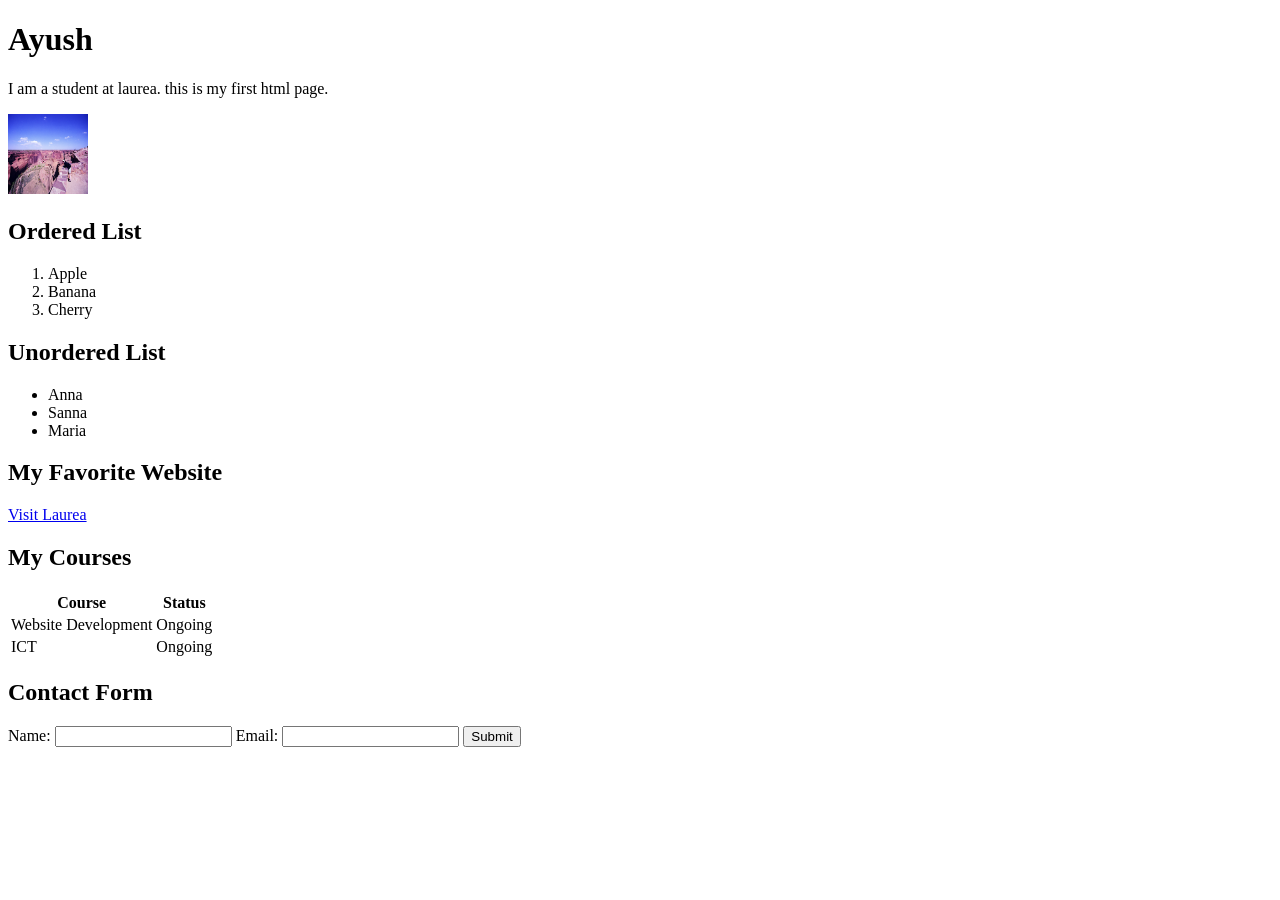
<file: WS00/index.html>
<!DOCTYPE HTML>
<html lang="en">
<head>
    <meta charset="UTF-8">
    <meta name="viewport" content="width=device-width, initial-scale=1.0">
    <title>My First HTML Page</title>
</head>
<body>

    <h1>Ayush</h1>

    <p>I am a student at laurea. this is my first html page.</p>

    <img src="images/scenery.jpg"
         alt="Photo of a person" width="80" height="80">

    <h2>Ordered List</h2>
    <ol>
        <li>Apple</li>
        <li>Banana</li>
        <li>Cherry</li>
    </ol>

    <h2>Unordered List</h2>
    <ul>
        <li>Anna</li>
        <li>Sanna</li>
        <li>Maria</li>
    </ul>

    <h2>My Favorite Website</h2>
    <a href="https://www.laurea.fi">Visit Laurea</a>

    <h2>My Courses</h2>
    <table>
        <tr>
            <th>Course</th>
            <th>Status</th>
        </tr>
        <tr>
            <td>Website Development</td>
            <td>Ongoing</td>
        </tr>
        <tr>
            <td>ICT</td>
            <td>Ongoing</td>
        </tr>
    </table>

    <h2>Contact Form</h2>
    <form>
        <label for="name">Name:</label>
        <input type="text" id="name" name="name">

        <label for="email">Email:</label>
        <input type="email" id="email" name="email">

        <input type="submit" value="Submit">
    </form>

</body>
</html>
</file>
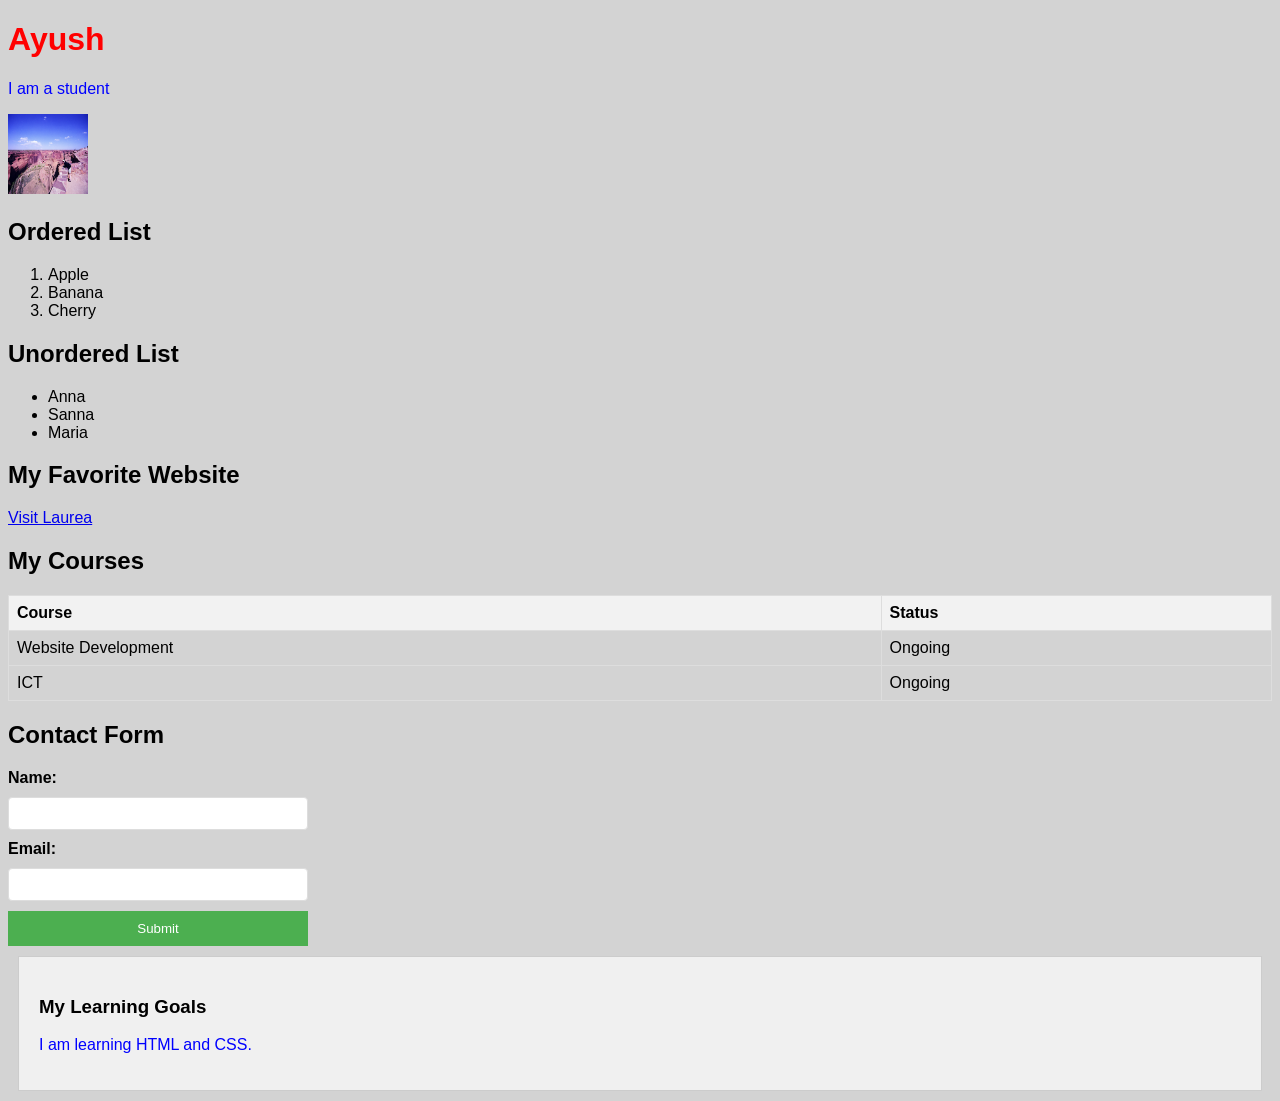
<file: WS01/index.html>
<!DOCTYPE html>
<html lang="en">
<head>
    <meta charset="UTF-8">
    <title>My First HTML Page</title>
    <link rel="stylesheet" href="styles.css">
    <style>
        h1 {
            color: green;
        }
    </style>
</head>
<body>

    <h1 style="color: red;">Ayush</h1>

    <p>I am a student</p>

    <img src="images/54557313108_a550114475_o.jpg"
         alt="Photo of a person" width="80" height="80">

    <h2>Ordered List</h2>
    <ol>
        <li>Apple</li>
        <li>Banana</li>
        <li>Cherry</li>
    </ol>

    <h2>Unordered List</h2>
    <ul>
        <li>Anna</li>
        <li>Sanna</li>
        <li>Maria</li>
    </ul>

    <h2>My Favorite Website</h2>
    <a href="https://www.laurea.fi">Visit Laurea</a>

    <h2>My Courses</h2>
    <table>
        <tr>
            <th>Course</th>
            <th>Status</th>
        </tr>
        <tr>
            <td>Website Development</td>
            <td>Ongoing</td>
        </tr>
        <tr>
            <td>ICT</td>
            <td>Ongoing</td>
        </tr>
    </table>

    <h2>Contact Form</h2>
    <form>
        <label for="name">Name:</label>
        <input type="text" id="name" name="name">

        <label for="email">Email:</label>
        <input type="email" id="email" name="email">

        <input type="submit" value="Submit">
    </form>

    <div class="content-box">
        <h3>My Learning Goals</h3>
        <p>I am learning HTML and CSS.</p>
    </div>

</body>
</html>
</file>
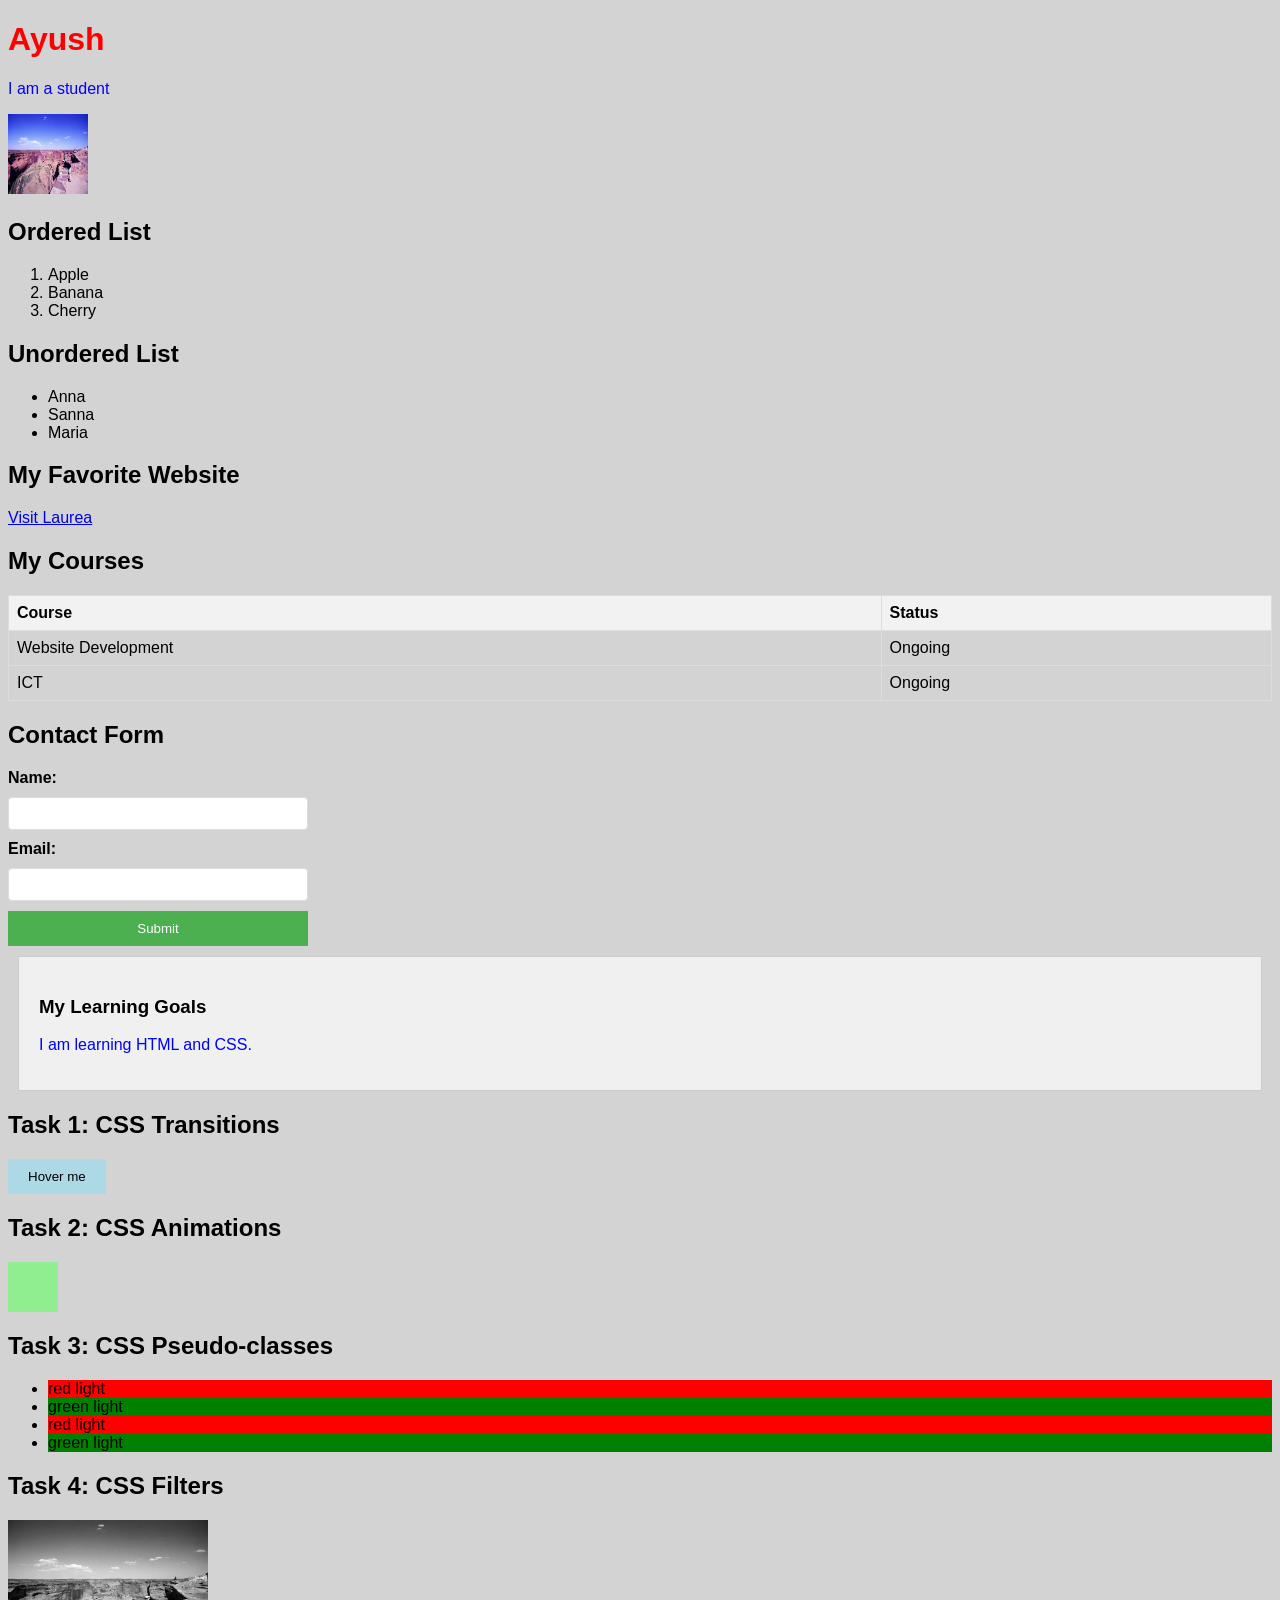
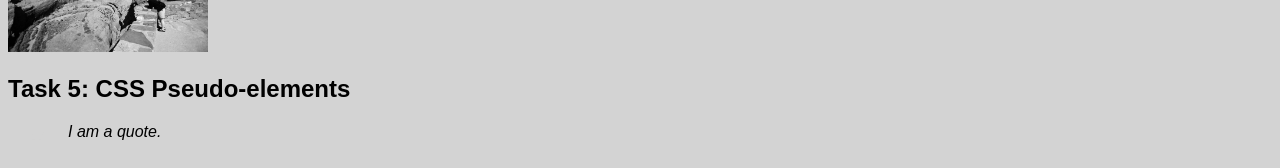
<file: WS02/index.html>
<!DOCTYPE html>
<html lang="en">
<head>
    <meta charset="UTF-8">
    <title>My First HTML Page</title>
    <link rel="stylesheet" href="styles.css">

    <style>
        h1 {
            color: green;
        }
    </style>
</head>
<body>

    <h1 style="color: red;">Ayush</h1>

    <p>I am a student</p>

    <img src="images/54557313108_a550114475_o.jpg"
         alt="Photo of a person" width="80" height="80">

    <h2>Ordered List</h2>
    <ol>
        <li>Apple</li>
        <li>Banana</li>
        <li>Cherry</li>
    </ol>

    <h2>Unordered List</h2>
    <ul>
        <li>Anna</li>
        <li>Sanna</li>
        <li>Maria</li>
    </ul>

    <h2>My Favorite Website</h2>
    <a href="https://www.laurea.fi">Visit Laurea</a>

    <h2>My Courses</h2>
    <table>
        <tr>
            <th>Course</th>
            <th>Status</th>
        </tr>
        <tr>
            <td>Website Development</td>
            <td>Ongoing</td>
        </tr>
        <tr>
            <td>ICT</td>
            <td>Ongoing</td>
        </tr>
    </table>

    <h2>Contact Form</h2>
    <form>
        <label for="name">Name:</label>
        <input type="text" id="name" name="name">

        <label for="email">Email:</label>
        <input type="email" id="email" name="email">

        <input type="submit" value="Submit">
    </form>

    <div class="content-box">
        <h3>My Learning Goals</h3>
        <p>I am learning HTML and CSS.</p>
    </div>


    
    <h2>Task 1: CSS Transitions</h2>

    <button class="transition-button">Hover me</button>



    <h2>Task 2: CSS Animations</h2>

    <div class="animation-box"></div>



    <h2>Task 3: CSS Pseudo-classes</h2>

    <ul class="pseudo-list">
        <li>red light</li>
        <li>green light</li>
        <li>red light</li>
        <li>green light</li>
    </ul>


    <h2>Task 4: CSS Filters</h2>

    <img src="images/54557313108_a550114475_o.jpg"
         alt="Sample Image"
         class="filter-image">


    <h2>Task 5: CSS Pseudo-elements</h2>

    <blockquote class="quote">
        I am a quote.
    </blockquote>

</body>
</html>
</file>
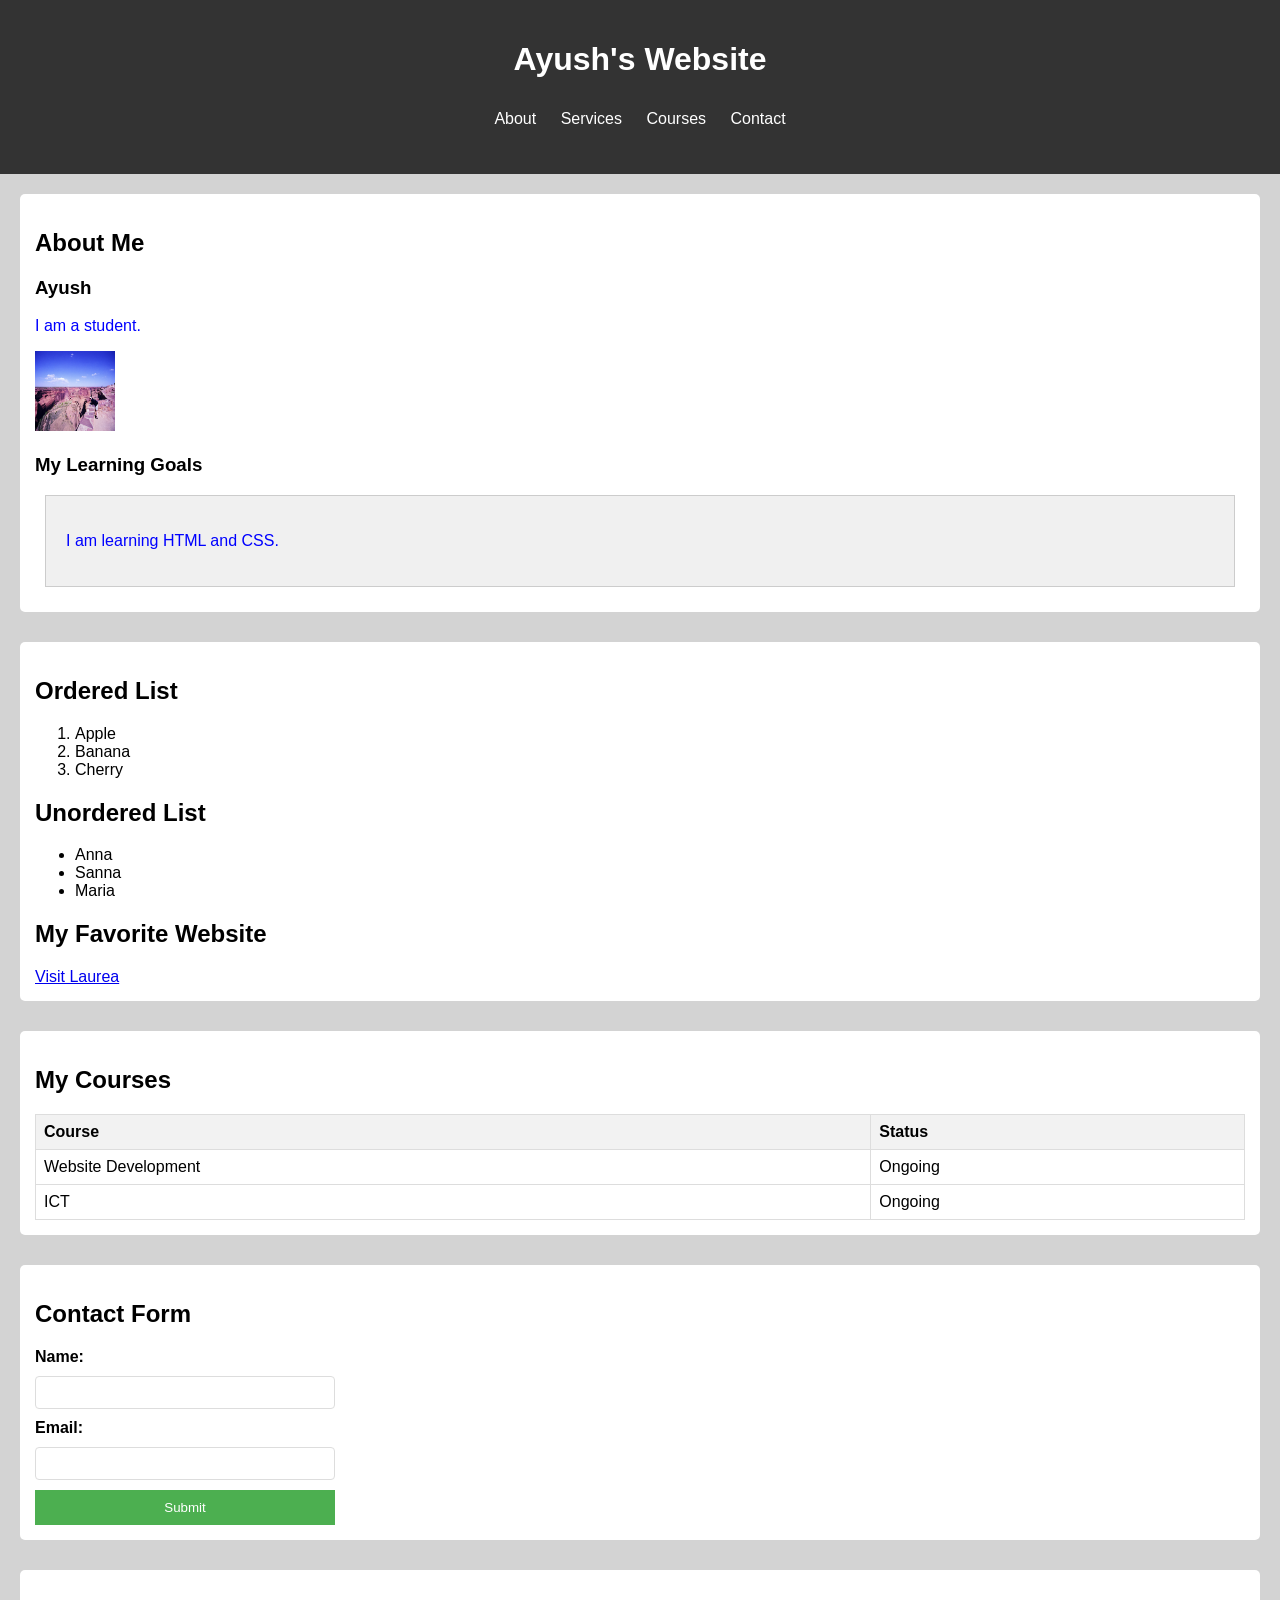
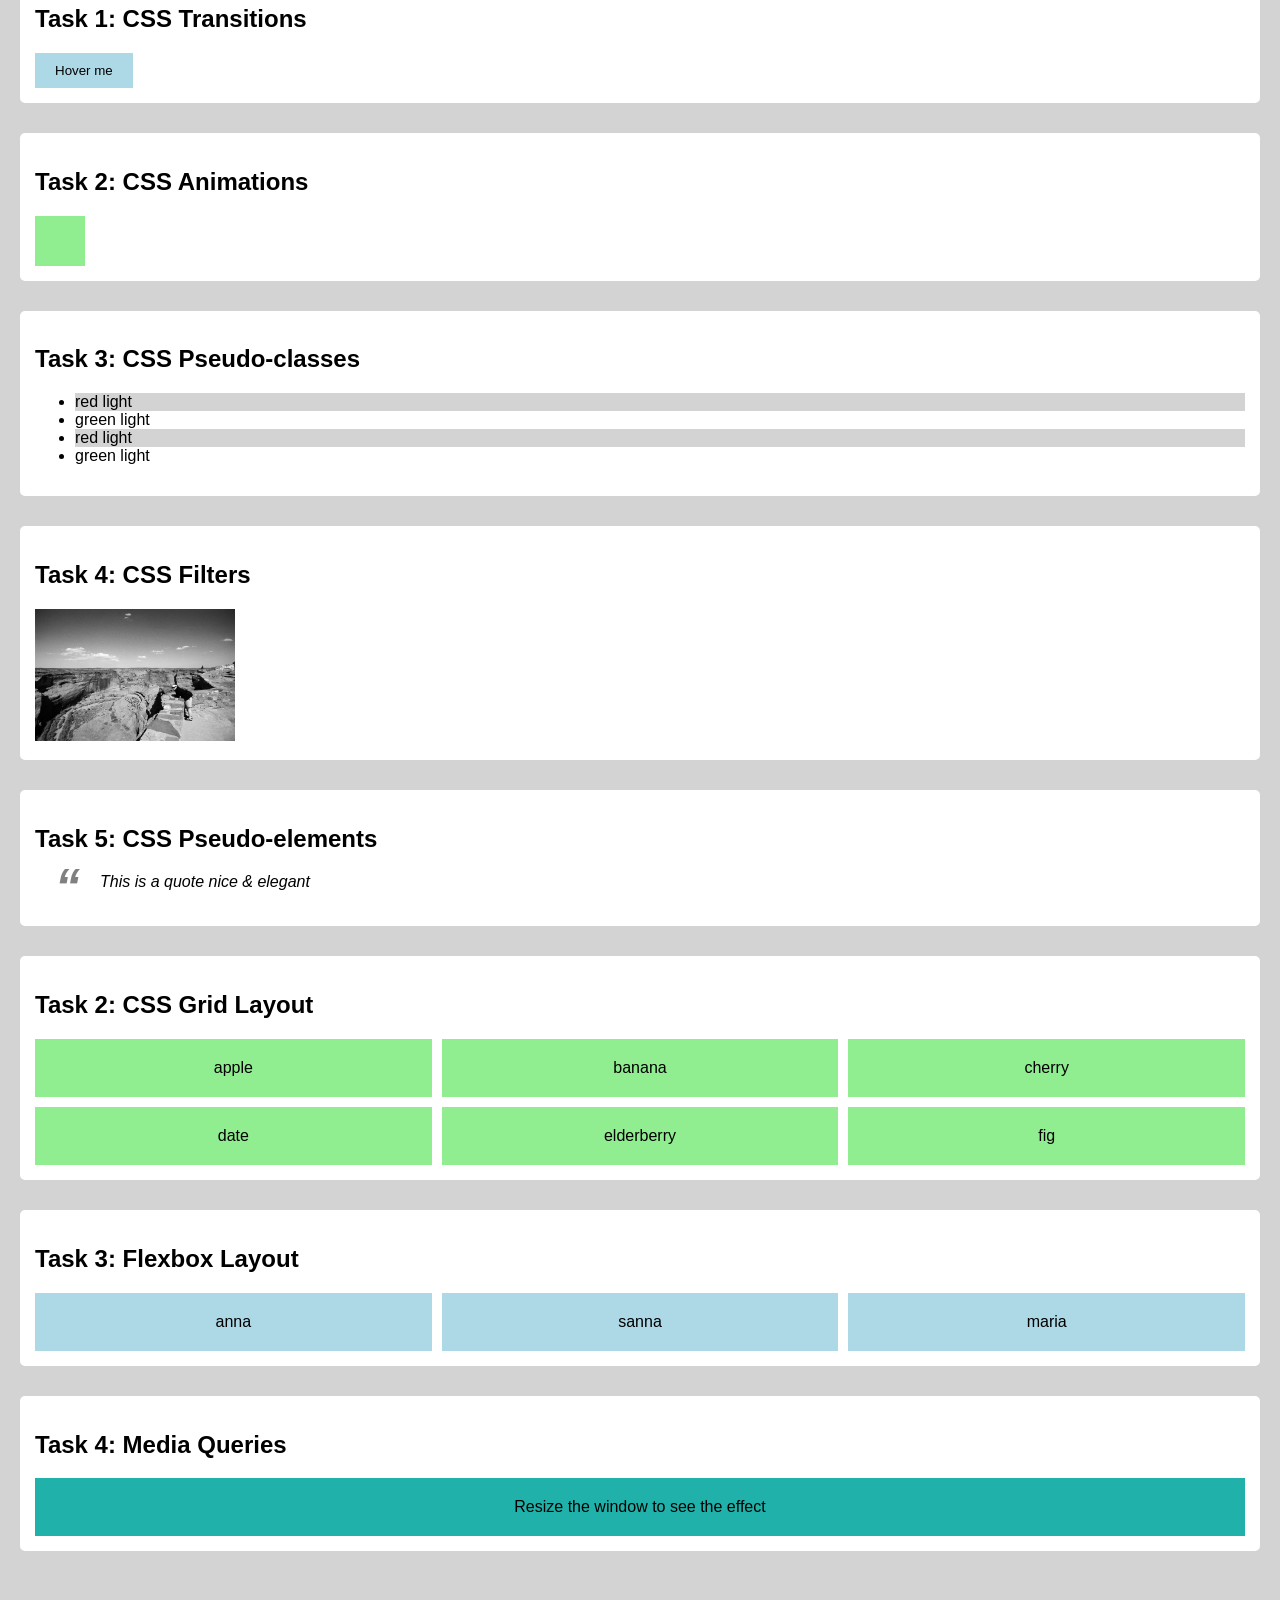
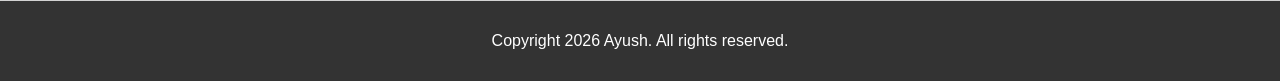
<file: WS03/index.html>
<!DOCTYPE html>
<html lang="en">
<head>
    <meta charset="UTF-8">
    <meta name="viewport" content="width=device-width, initial-scale=1.0">
    <title>My Website - Workshop 4</title>
    <link rel="stylesheet" href="styles.css">
</head>

<body>

    <header>
        <h1>Ayush's Website</h1>

        <nav>
            <ul>
                <li><a href="#about">About</a></li>
                <li><a href="#services">Services</a></li>
                <li><a href="#courses">Courses</a></li>
                <li><a href="#contact">Contact</a></li>
            </ul>
        </nav>
    </header>

    <main>

        
        <section id="about">
            <h2>About Me</h2>

            <h3>Ayush</h3>

            <p>I am a student.</p>

            <img src="images/54557313108_a550114475_o.jpg"
                 alt="Photo of a person"
                 width="80"
                 height="80">

            <h3>My Learning Goals</h3>
            <div class="content-box">
                <p>I am learning HTML and CSS.</p>
            </div>
        </section>


       
        <section id="services">
            <h2>Ordered List</h2>

            <ol>
                <li>Apple</li>
                <li>Banana</li>
                <li>Cherry</li>
            </ol>

            <h2>Unordered List</h2>

            <ul>
                <li>Anna</li>
                <li>Sanna</li>
                <li>Maria</li>
            </ul>

            <h2>My Favorite Website</h2>
            <a href="https://www.laurea.fi">Visit Laurea</a>
        </section>


        <section id="courses">
            <h2>My Courses</h2>

            <table>
                <tr>
                    <th>Course</th>
                    <th>Status</th>
                </tr>

                <tr>
                    <td>Website Development</td>
                    <td>Ongoing</td>
                </tr>

                <tr>
                    <td>ICT</td>
                    <td>Ongoing</td>
                </tr>
            </table>
        </section>


       
        <section id="contact">
            <h2>Contact Form</h2>

            <form>
                <label for="name">Name:</label>
                <input type="text" id="name" name="name">

                <label for="email">Email:</label>
                <input type="email" id="email" name="email">

                <input type="submit" value="Submit">
            </form>
        </section>



        <section>
            <h2>Task 1: CSS Transitions</h2>
            <button class="transition-button">
                Hover me
            </button>
        </section>

        <section>
            <h2>Task 2: CSS Animations</h2>
            <div class="animation-box"></div>
        </section>

        <section>
            <h2>Task 3: CSS Pseudo-classes</h2>

            <ul class="pseudo-list">
                <li>red light</li>
                <li>green light</li>
                <li>red light</li>
                <li>green light</li>
            </ul>
        </section>

        <section>
            <h2>Task 4: CSS Filters</h2>

            <img src="images/54557313108_a550114475_o.jpg"
                 alt="Sample Image"
                 class="filter-image">
        </section>

        <section>
            <h2>Task 5: CSS Pseudo-elements</h2>

            <blockquote class="quote">
                This is a quote nice & elegant
            </blockquote>
        </section>


        <section>
            <h2>Task 2: CSS Grid Layout</h2>

            <div class="grid-container">
                <div class="grid-item">apple</div>
                <div class="grid-item">banana</div>
                <div class="grid-item">cherry</div>
                <div class="grid-item">date</div>
                <div class="grid-item">elderberry</div>
                <div class="grid-item">fig</div>
            </div>
        </section>


        
        <section>
            <h2>Task 3: Flexbox Layout</h2>

            <div class="flex-container">
                <div class="box">anna</div>
                <div class="box">sanna</div>
                <div class="box">maria</div>
            </div>
        </section>


       
        <section>
            <h2>Task 4: Media Queries</h2>

            <div class="responsive-box">
                Resize the window to see the effect
            </div>
        </section>

    </main>


    <footer>
        <p>Copyright 2026 Ayush. All rights reserved.</p>
    </footer>

</body>
</html>
</file>
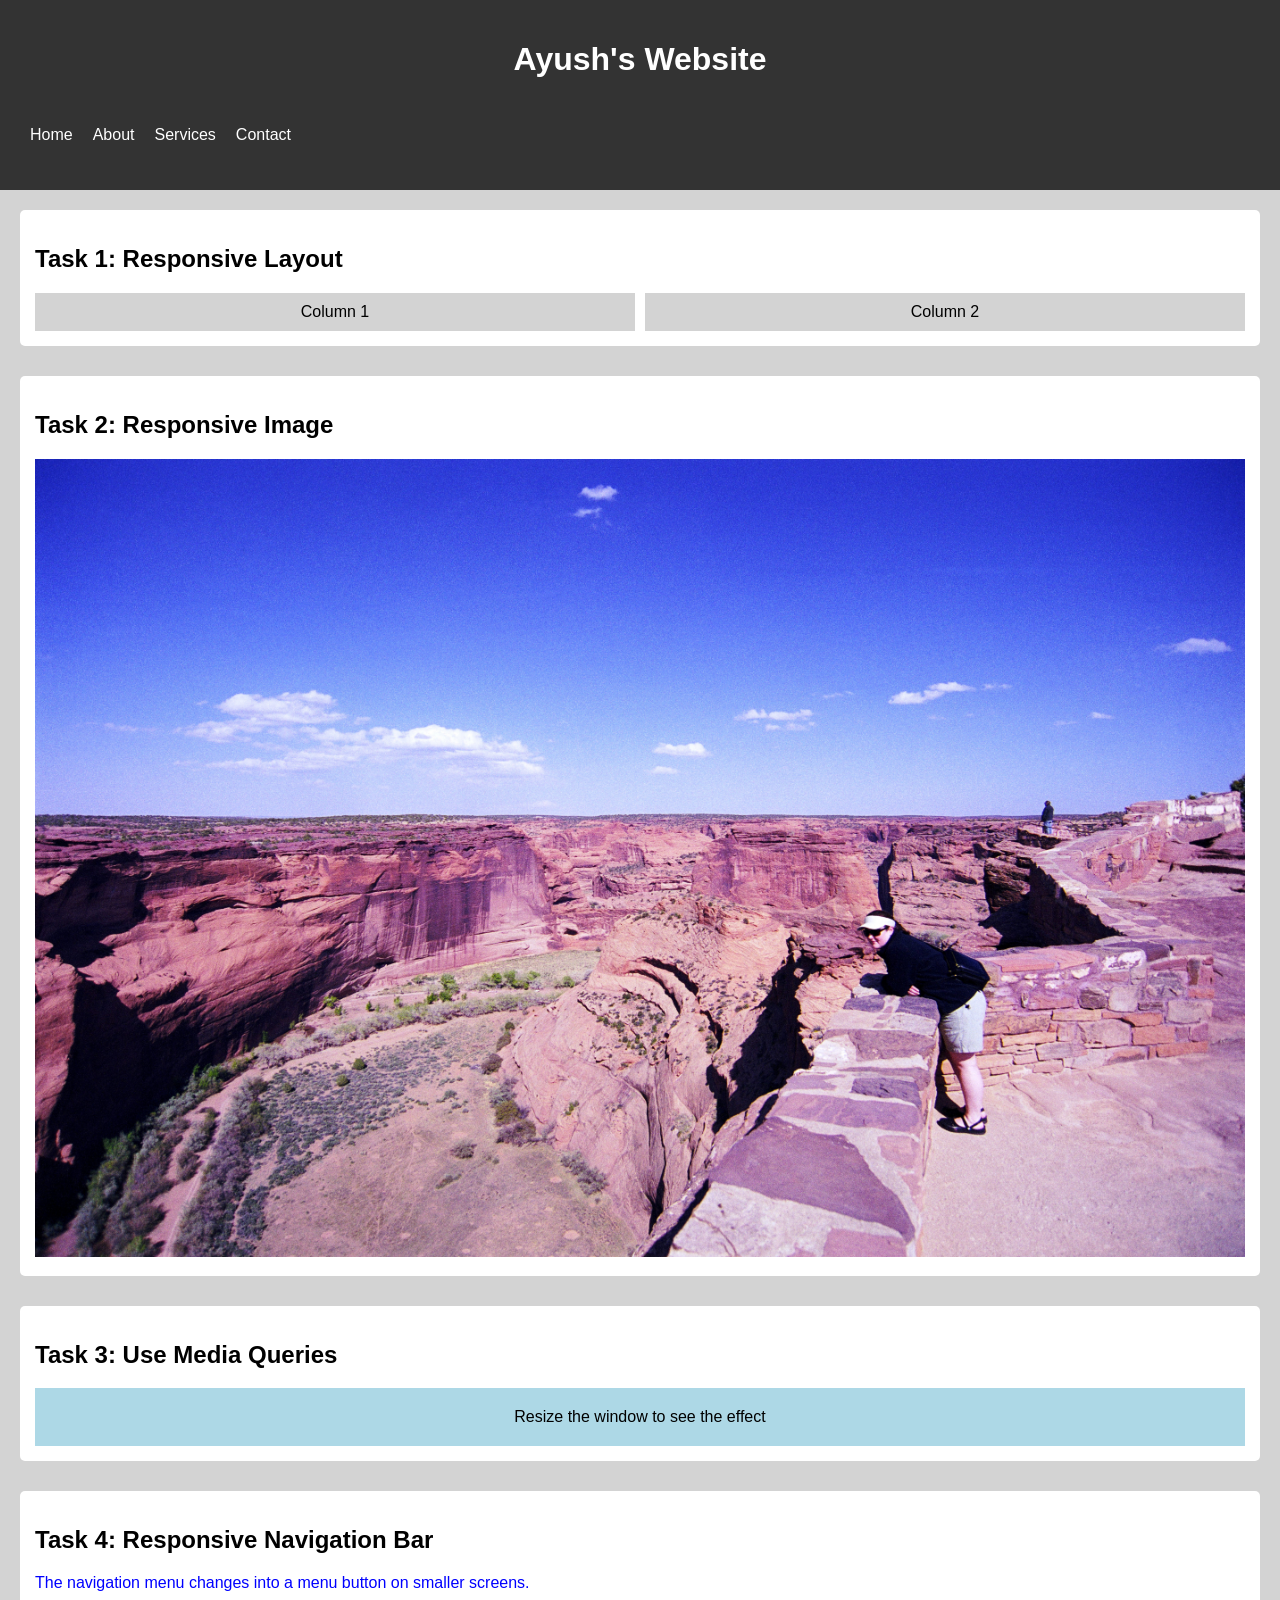
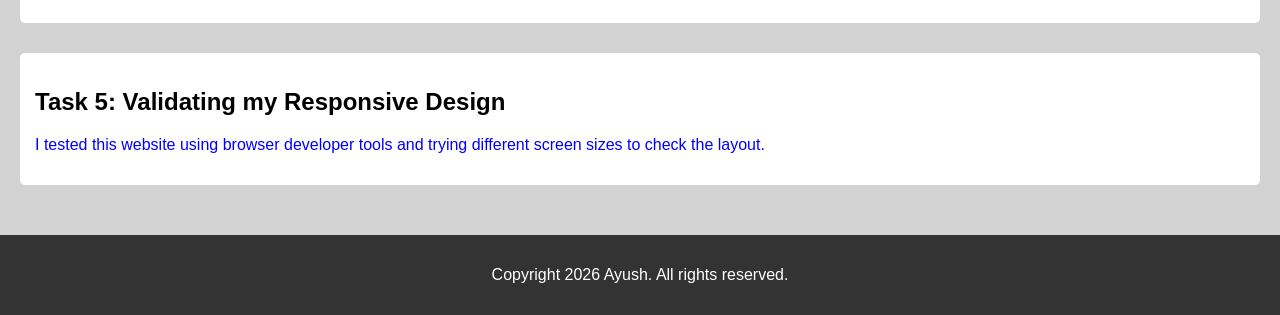
<file: WS04/index.html>
<!DOCTYPE html>
<html lang="en">
<head>
    <meta charset="UTF-8">
    <meta name="viewport" content="width=device-width, initial-scale=1.0">
    <title>My Website - Workshop 5</title>
    <link rel="stylesheet" href="styles.css">
</head>

<body>
    <header>
        <h1>Ayush's Website</h1>

        <nav class="responsive-nav">
            <button class="menu-toggle" onclick="toggleMenu()">
                ☰ Menu
            </button>

            <ul class="nav-list" id="navList">
                <li><a href="#home">Home</a></li>
                <li><a href="#about">About</a></li>
                <li><a href="#services">Services</a></li>
                <li><a href="#contact">Contact</a></li>
            </ul>
        </nav>
    </header>

    <main>

        
        <section id="home">
            <h2>Task 1: Responsive Layout</h2>

            <div class="responsive-container">
                <div class="column">
                    Column 1
                </div>

                <div class="column">
                    Column 2
                </div>
            </div>
        </section>


        
        <section id="about">
            <h2>Task 2: Responsive Image</h2>

            <img src="images/54557313108_a550114475_o.jpg"
                 alt="Responsive Image"
                 class="responsive-image">
        </section>


        <section id="services">
            <h2>Task 3: Use Media Queries</h2>

            <div class="media-query-box">
                Resize the window to see the effect
            </div>
        </section>


        
        <section>
            <h2>Task 4: Responsive Navigation Bar</h2>

            <p>
                The navigation menu changes into a menu button
                on smaller screens.
            </p>
        </section>


                <section id="contact">
            <h2>Task 5: Validating my Responsive Design</h2>

            <p>
                I tested this website using browser developer tools
                and trying different screen sizes to check the layout.
            </p>
        </section>

    </main>


    <footer>
        <p>Copyright 2026 Ayush. All rights reserved.</p>
    </footer>


    <script>
        // Task 4: Toggle Navigation Menu
        function toggleMenu() {
            document.getElementById("navList")
                .classList.toggle("active");
        }
    </script>

</body>
</html>
</file>
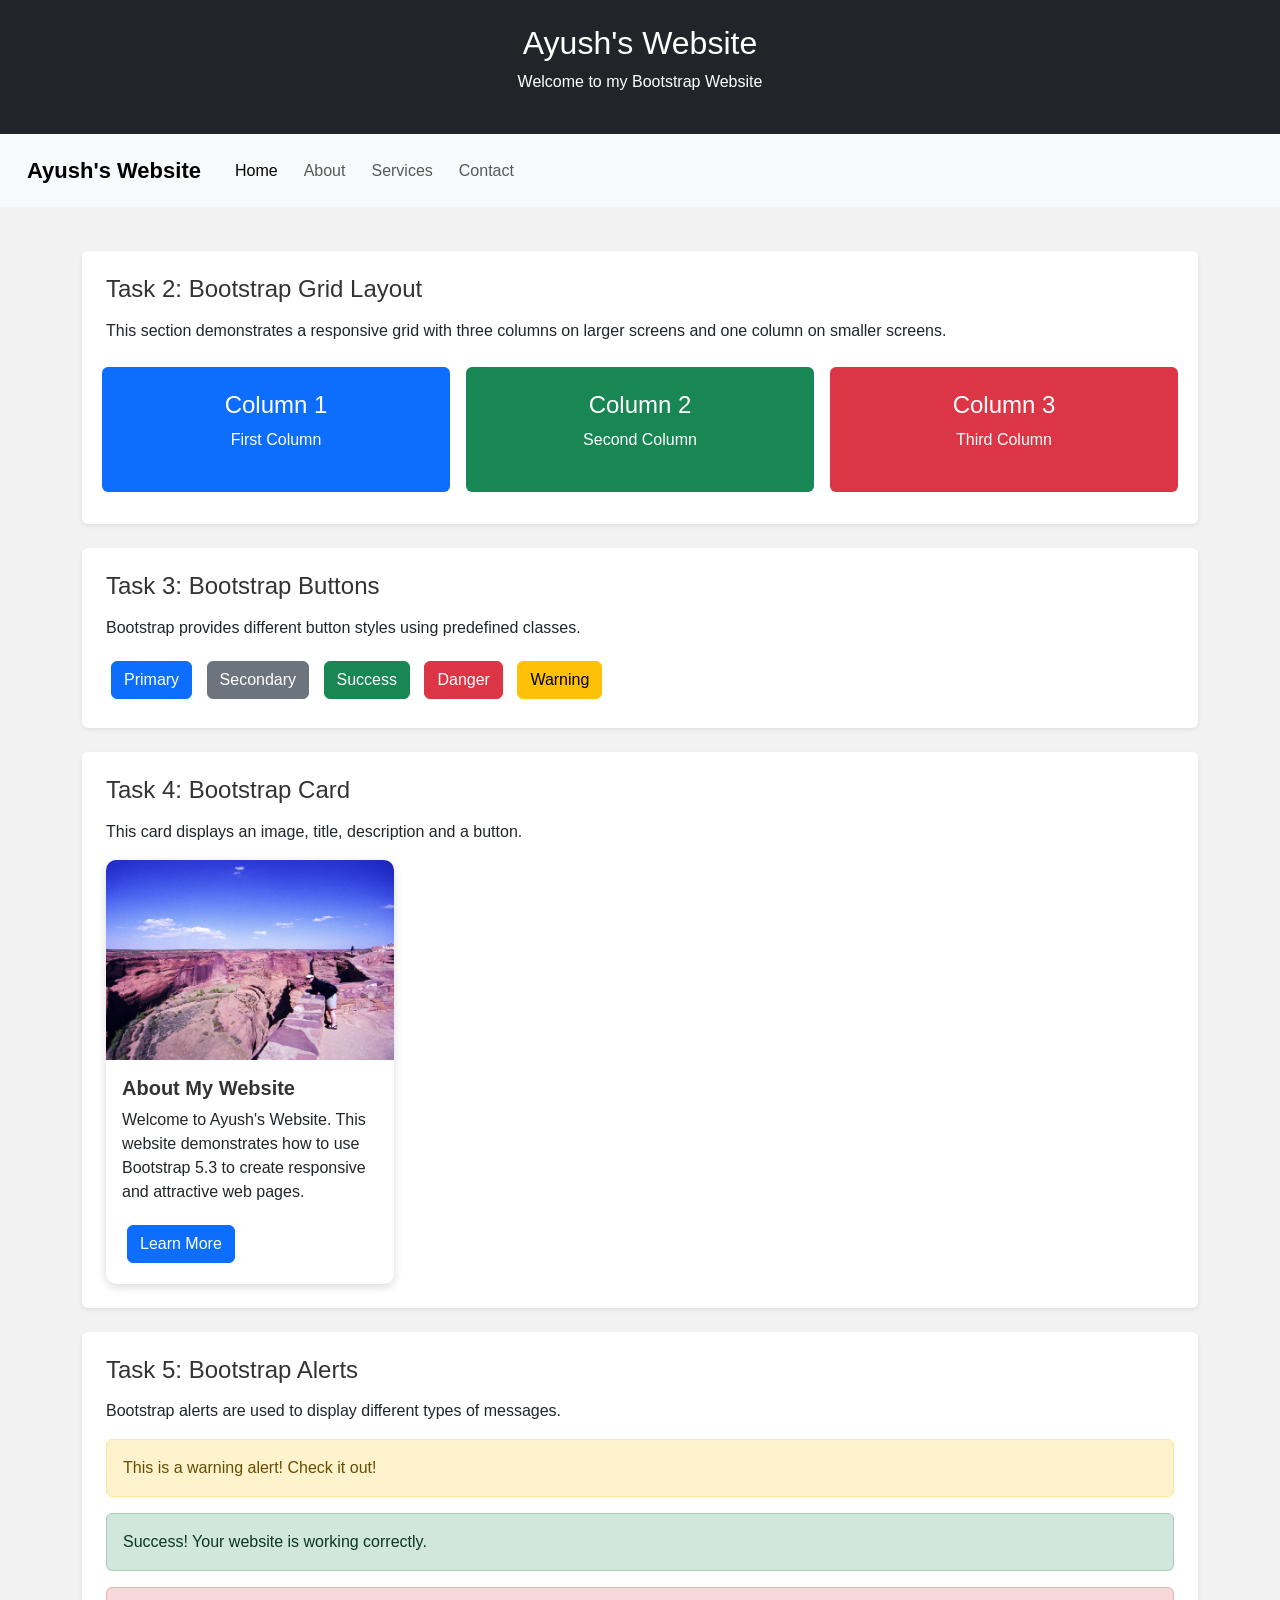
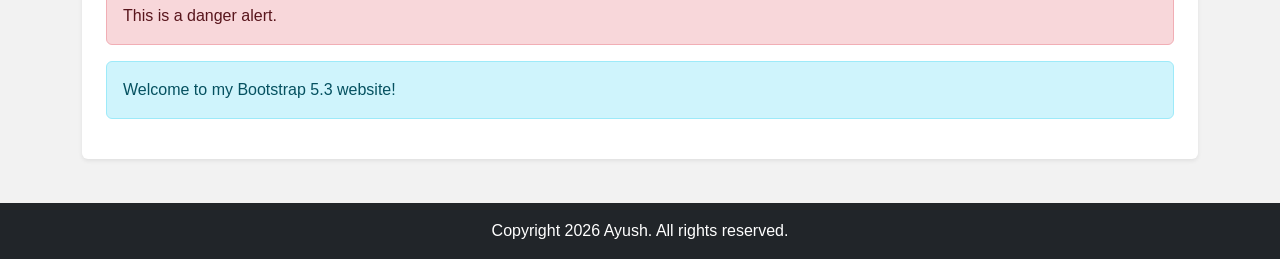
<file: WS05/index.html>
<!DOCTYPE html>
<html lang="en">

<head>
    <meta charset="UTF-8">
    <meta name="viewport" content="width=device-width, initial-scale=1.0">

    <title>Ayush's Website - Workshop 6</title>

    <!-- Bootstrap CSS -->
    <link href="https://cdn.jsdelivr.net/npm/bootstrap@5.3.0/dist/css/bootstrap.min.css" rel="stylesheet">

    <!-- Custom CSS -->
    <link rel="stylesheet" href="styles.css">

</head>

<body>

    <!-- Website Header -->
    <header class="bg-dark text-white text-center p-4">
        <h1>Ayush's Website</h1>
        <p class="text-white">Welcome to my Bootstrap Website</p>
    </header>


    <!-- Task 1: Responsive Navbar -->
    <nav class="navbar navbar-expand-lg navbar-light bg-light">

        <div class="container-fluid">

            <a class="navbar-brand" href="#">Ayush's Website</a>

            <button class="navbar-toggler" type="button"
                data-bs-toggle="collapse"
                data-bs-target="#navbarNav"
                aria-controls="navbarNav"
                aria-expanded="false"
                aria-label="Toggle navigation">

                <span class="navbar-toggler-icon"></span>

            </button>

            <div class="collapse navbar-collapse" id="navbarNav">

                <ul class="navbar-nav me-auto mb-2 mb-lg-0">

                    <li class="nav-item">
                        <a class="nav-link active" href="#home">Home</a>
                    </li>

                    <li class="nav-item">
                        <a class="nav-link" href="#about">About</a>
                    </li>

                    <li class="nav-item">
                        <a class="nav-link" href="#services">Services</a>
                    </li>

                    <li class="nav-item">
                        <a class="nav-link" href="#contact">Contact</a>
                    </li>

                </ul>

            </div>

        </div>

    </nav>


    <main class="container mt-4">


        <!-- Task 2: Bootstrap Grid Layout -->
        <section id="home" class="bg-white p-4 rounded shadow-sm mb-4">

            <h2>Task 2: Bootstrap Grid Layout</h2>

            <p>
                This section demonstrates a responsive grid
                with three columns on larger screens and
                one column on smaller screens.
            </p>

            <div class="row text-center">

                <div class="col-md-4 col-12 p-2">
                    <div class="bg-primary text-white p-4 rounded">
                        <h4>Column 1</h4>
                        <p class="text-white">First Column</p>
                    </div>
                </div>

                <div class="col-md-4 col-12 p-2">
                    <div class="bg-success text-white p-4 rounded">
                        <h4>Column 2</h4>
                        <p class="text-white">Second Column</p>
                    </div>
                </div>

                <div class="col-md-4 col-12 p-2">
                    <div class="bg-danger text-white p-4 rounded">
                        <h4>Column 3</h4>
                        <p class="text-white">Third Column</p>
                    </div>
                </div>

            </div>

        </section>



        <!-- Task 3: Bootstrap Buttons -->
        <section id="about" class="bg-white p-4 rounded shadow-sm mb-4">

            <h2>Task 3: Bootstrap Buttons</h2>

            <p>
                Bootstrap provides different button styles
                using predefined classes.
            </p>

            <button class="btn btn-primary">Primary</button>

            <button class="btn btn-secondary">Secondary</button>

            <button class="btn btn-success">Success</button>

            <button class="btn btn-danger">Danger</button>

            <button class="btn btn-warning">Warning</button>

        </section>



        <!-- Task 4: Bootstrap Card -->
        <section id="services" class="bg-white p-4 rounded shadow-sm mb-4">

            <h2>Task 4: Bootstrap Card</h2>

            <p>
                This card displays an image, title,
                description and a button.
            </p>

            <div class="card" style="width: 18rem;">

                <img src="images/54557313108_a550114475_o.jpg"
                    class="card-img-top"
                    alt="Responsive Image">

                <div class="card-body">

                    <h5 class="card-title">About My Website</h5>

                    <p class="card-text">
                        Welcome to Ayush's Website.
                        This website demonstrates how to use
                        Bootstrap 5.3 to create responsive
                        and attractive web pages.
                    </p>

                    <a href="#contact" class="btn btn-primary">
                        Learn More
                    </a>

                </div>

            </div>

        </section>



        <!-- Task 5: Bootstrap Alerts -->
        <section id="contact" class="bg-white p-4 rounded shadow-sm mb-4">

            <h2>Task 5: Bootstrap Alerts</h2>

            <p>
                Bootstrap alerts are used to display
                different types of messages.
            </p>

            <div class="alert alert-warning" role="alert">
                This is a warning alert! Check it out!
            </div>

            <div class="alert alert-success" role="alert">
                Success! Your website is working correctly.
            </div>

            <div class="alert alert-danger" role="alert">
                This is a danger alert.
            </div>

            <div class="alert alert-info" role="alert">
                Welcome to my Bootstrap 5.3 website!
            </div>

        </section>


    </main>


    <!-- Footer -->
    <footer class="bg-dark text-white text-center p-3">

        <p class="text-white mb-0">
            Copyright 2026 Ayush. All rights reserved.
        </p>

    </footer>


    <!-- Bootstrap JavaScript -->
    <script src="https://cdn.jsdelivr.net/npm/bootstrap@5.3.0/dist/js/bootstrap.bundle.min.js"></script>

</body>

</html>
</file>
<file: WS01/styles.css>
body {
    background-color: lightgray;
    font-family: Arial, sans-serif;
    font-size: 16px;
}

p {
    color: blue;
}

h1 {
    font-size: 2em;
}


.content-box {
    padding: 20px;
    margin: 10px;
    background-color: #f0f0f0;
    border: 1px solid #ccc;
}


table {
    width: 100%;
    border-collapse: collapse;
}

th, td {
    border: 1px solid #ddd;
    padding: 8px;
    text-align: left;
}

th {
    background-color: #f2f2f2;
}


form {
    display: flex;
    flex-direction: column;
    gap: 10px;
    max-width: 300px;
}

label {
    font-weight: bold;
}

input[type="text"],
input[type="email"] {
    padding: 8px;
    border: 1px solid #ddd;
    border-radius: 4px;
}

input[type="submit"] {
    background-color: #4CAF50;
    color: white;
    padding: 10px;
    border: none;
    cursor: pointer;
}

input[type="submit"]:hover {
    background-color: #45a049;
}
</file>
<file: WS02/styles.css>
body {
    background-color: lightgray;
    font-family: Arial, sans-serif;
    font-size: 16px;
}

p {
    color: blue;
}

h1 {
    font-size: 2em;
}


.content-box {
    padding: 20px;
    margin: 10px;
    background-color: #f0f0f0;
    border: 1px solid #ccc;
}


table {
    width: 100%;
    border-collapse: collapse;
}

th, td {
    border: 1px solid #ddd;
    padding: 8px;
    text-align: left;
}

th {
    background-color: #f2f2f2;
}


form {
    display: flex;
    flex-direction: column;
    gap: 10px;
    max-width: 300px;
}

label {
    font-weight: bold;
}

input[type="text"],
input[type="email"] {
    padding: 8px;
    border: 1px solid #ddd;
    border-radius: 4px;
}

input[type="submit"] {
    background-color: #4CAF50;
    color: white;
    padding: 10px;
    border: none;
    cursor: pointer;
}

input[type="submit"]:hover {
    background-color: #45a049;
}

.transition-button {
    background-color: lightblue;
    padding: 10px 20px;
    border: none;
    cursor: pointer;
    transition: background-color 0.3s ease;
}

.transition-button:hover {
    background-color: lightcoral;
}


.animation-box {
    width: 50px;
    height: 50px;
    background-color: lightgreen;
    position: relative;
    animation: move 2s infinite alternate;
}

@keyframes move {
    from {
        left: 0;
    }

    to {
        left: 100px;
    }
}


.pseudo-list li:nth-child(odd) {
    background-color: red;
}

.pseudo-list li:nth-child(even) {
    background-color: green;
}

.filter-image {
    width: 200px;
    height: auto;
    filter: grayscale(100%);
    transition: filter 0.3s ease;
}

.filter-image:hover {
    filter: grayscale(0%);
}


.quote {
    position: relative;
    padding-left: 40px;
    font-style: italic;
    margin: 20px;
}

.quote::before {
    content: '"';
    font-size: 40px;
    position: absolute;
    left: 0;
    top: 0;
    color: lightgray;
}
</file>
<file: WS03/styles.css>
body {
    background-color: lightgray;
    font-family: Arial, sans-serif;
    font-size: 16px;
    margin: 0;
}

p {
    color: blue;
}

h1 {
    font-size: 2em;
}



header {
    background-color: #333;
    color: white;
    padding: 20px;
    text-align: center;
}

header h1 {
    color: white;
}

nav ul {
    list-style: none;
    padding: 0;
}

nav li {
    display: inline-block;
    margin: 10px;
}

nav a {
    color: white;
    text-decoration: none;
}

nav a:hover {
    color: lightblue;
}


/* MAIN AND SECTIONS */
main {
    padding: 20px;
}

section {
    margin-bottom: 30px;
    padding: 15px;
    background-color: white;
    border-radius: 5px;
}


/* CONTENT BOX */
.content-box {
    padding: 20px;
    margin: 10px;
    background-color: #f0f0f0;
    border: 1px solid #ccc;
}



table {
    width: 100%;
    border-collapse: collapse;
}

th, td {
    border: 1px solid #ddd;
    padding: 8px;
    text-align: left;
}

th {
    background-color: #f2f2f2;
}


form {
    display: flex;
    flex-direction: column;
    gap: 10px;
    max-width: 300px;
}

label {
    font-weight: bold;
}

input[type="text"],
input[type="email"] {
    padding: 8px;
    border: 1px solid #ddd;
    border-radius: 4px;
}

input[type="submit"] {
    background-color: #4CAF50;
    color: white;
    padding: 10px;
    border: none;
    cursor: pointer;
}

input[type="submit"]:hover {
    background-color: #45a049;
}


.transition-button {
    background-color: lightblue;
    padding: 10px 20px;
    border: none;
    cursor: pointer;
    transition: background-color 0.3s ease;
}

.transition-button:hover {
    background-color: lightcoral;
}


.animation-box {
    width: 50px;
    height: 50px;
    background-color: lightgreen;
    position: relative;
    animation: move 2s infinite alternate;
}

@keyframes move {
    from {
        left: 0;
    }

    to {
        left: 100px;
    }
}


.pseudo-list li:nth-child(odd) {
    background-color: lightgray;
}

.pseudo-list li:nth-child(even) {
    background-color: white;
}



.filter-image {
    width: 200px;
    height: auto;
    filter: grayscale(100%);
    transition: filter 0.3s ease;
}

.filter-image:hover {
    filter: grayscale(0%);
}



.quote {
    position: relative;
    padding-left: 45px;
    font-style: italic;
    margin: 20px;
}

.quote::before {
    content: "\201C";
    font-size: 50px;
    font-weight: bold;
    position: absolute;
    left: 0;
    top: -15px;
    color: gray;
}



.grid-container {
    display: grid;
    grid-template-columns: repeat(3, 1fr);
    grid-gap: 10px;
}

.grid-item {
    background-color: lightgreen;
    padding: 20px;
    text-align: center;
}


.flex-container {
    display: flex;
    justify-content: space-around;
    align-items: center;
    gap: 10px;
}

.box {
    background-color: lightblue;
    padding: 20px;
    text-align: center;
    flex: 1;
}



.responsive-box {
    padding: 20px;
    text-align: center;
}

@media (max-width: 600px) {
    .responsive-box {
        background-color: lightcoral;
    }
}

@media (min-width: 601px) {
    .responsive-box {
        background-color: lightseagreen;
    }
}



footer {
    background-color: #333;
    color: white;
    text-align: center;
    padding: 15px;
}

footer p {
    color: white;
}
</file>
<file: WS04/styles.css>
body {
    background-color: lightgray;
    font-family: Arial, sans-serif;
    font-size: 16px;
    margin: 0;
}

p {
    color: blue;
}

h1 {
    font-size: 2em;
}



header {
    background-color: #333;
    color: white;
    padding: 20px;
    text-align: center;
}

header h1 {
    color: white;
}



.responsive-nav {
    background-color: #333;
    padding: 10px;
}

.nav-list {
    display: flex;
    list-style: none;
    padding: 0;
    gap: 20px;
}

.nav-list li {
    display: inline-block;
}

.nav-list a {
    color: white;
    text-decoration: none;
}

.nav-list a:hover {
    color: lightblue;
}

.menu-toggle {
    display: none;
    padding: 10px;
    cursor: pointer;
}



main {
    padding: 20px;
}

section {
    margin-bottom: 30px;
    padding: 15px;
    background-color: white;
    border-radius: 5px;
}



.responsive-container {
    display: flex;
    flex-wrap: wrap;
    gap: 10px;
}

.column {
    flex: 1;
    padding: 10px;
    background-color: lightgray;
    text-align: center;
}



.responsive-image {
    max-width: 100%;
    height: auto;
}


.media-query-box {
    padding: 20px;
    text-align: center;
}

@media (max-width: 600px) {

    .column {
        flex: 100%;
    }

    .media-query-box {
        background-color: lightcoral;
    }

    .nav-list {
        display: none;
        flex-direction: column;
    }

    .nav-list.active {
        display: flex;
    }

    .menu-toggle {
        display: block;
    }
}

@media (min-width: 601px) {

    .media-query-box {
        background-color: lightblue;
    }
}


footer {
    background-color: #333;
    color: white;
    text-align: center;
    padding: 15px;
}

footer p {
    color: white;
}
</file>
<file: WS05/styles.css>
/* General Styling */
body {
    background-color: #f2f2f2;
    font-family: Arial, sans-serif;
    font-size: 16px;
    margin: 0;
}

/* Header */
header {
    background-color: #333;
    color: white;
    padding: 25px;
    text-align: center;
}

header h1 {
    font-size: 2em;
}

/* Navigation Bar */
.navbar {
    padding: 15px;
}

.navbar-brand {
    font-weight: bold;
    font-size: 22px;
}

.nav-link {
    margin-left: 10px;
}

.nav-link:hover {
    color: #0d6efd !important;
}

/* Main Content */
main {
    padding-top: 20px;
    padding-bottom: 20px;
}

/* Sections */
section {
    border-radius: 8px;
    margin-bottom: 25px;
}

/* Section Headings */
section h2 {
    color: #333;
    font-size: 24px;
    margin-bottom: 15px;
}

/* Grid Columns */
.row .bg-primary,
.row .bg-success,
.row .bg-danger {
    min-height: 120px;
}

/* Buttons */
.btn {
    margin: 5px;
    transition: 0.3s;
}

.btn:hover {
    transform: translateY(-2px);
}

/* Bootstrap Card */
.card {
    border: none;
    border-radius: 10px;
    overflow: hidden;
    box-shadow: 0 3px 10px rgba(0, 0, 0, 0.15);
}

.card-img-top {
    width: 100%;
    height: 200px;
    object-fit: cover;
}

.card-title {
    color: #333;
    font-weight: bold;
}

/* Alerts */
.alert {
    border-radius: 6px;
}

/* Footer */
footer {
    background-color: #333;
    color: white;
    padding: 20px;
    text-align: center;
}

/* Responsive Design */
@media (max-width: 600px) {

    header h1 {
        font-size: 24px;
    }

    section h2 {
        font-size: 20px;
    }

    .card {
        width: 100% !important;
    }

    .btn {
        margin-bottom: 8px;
    }

}
</file>
